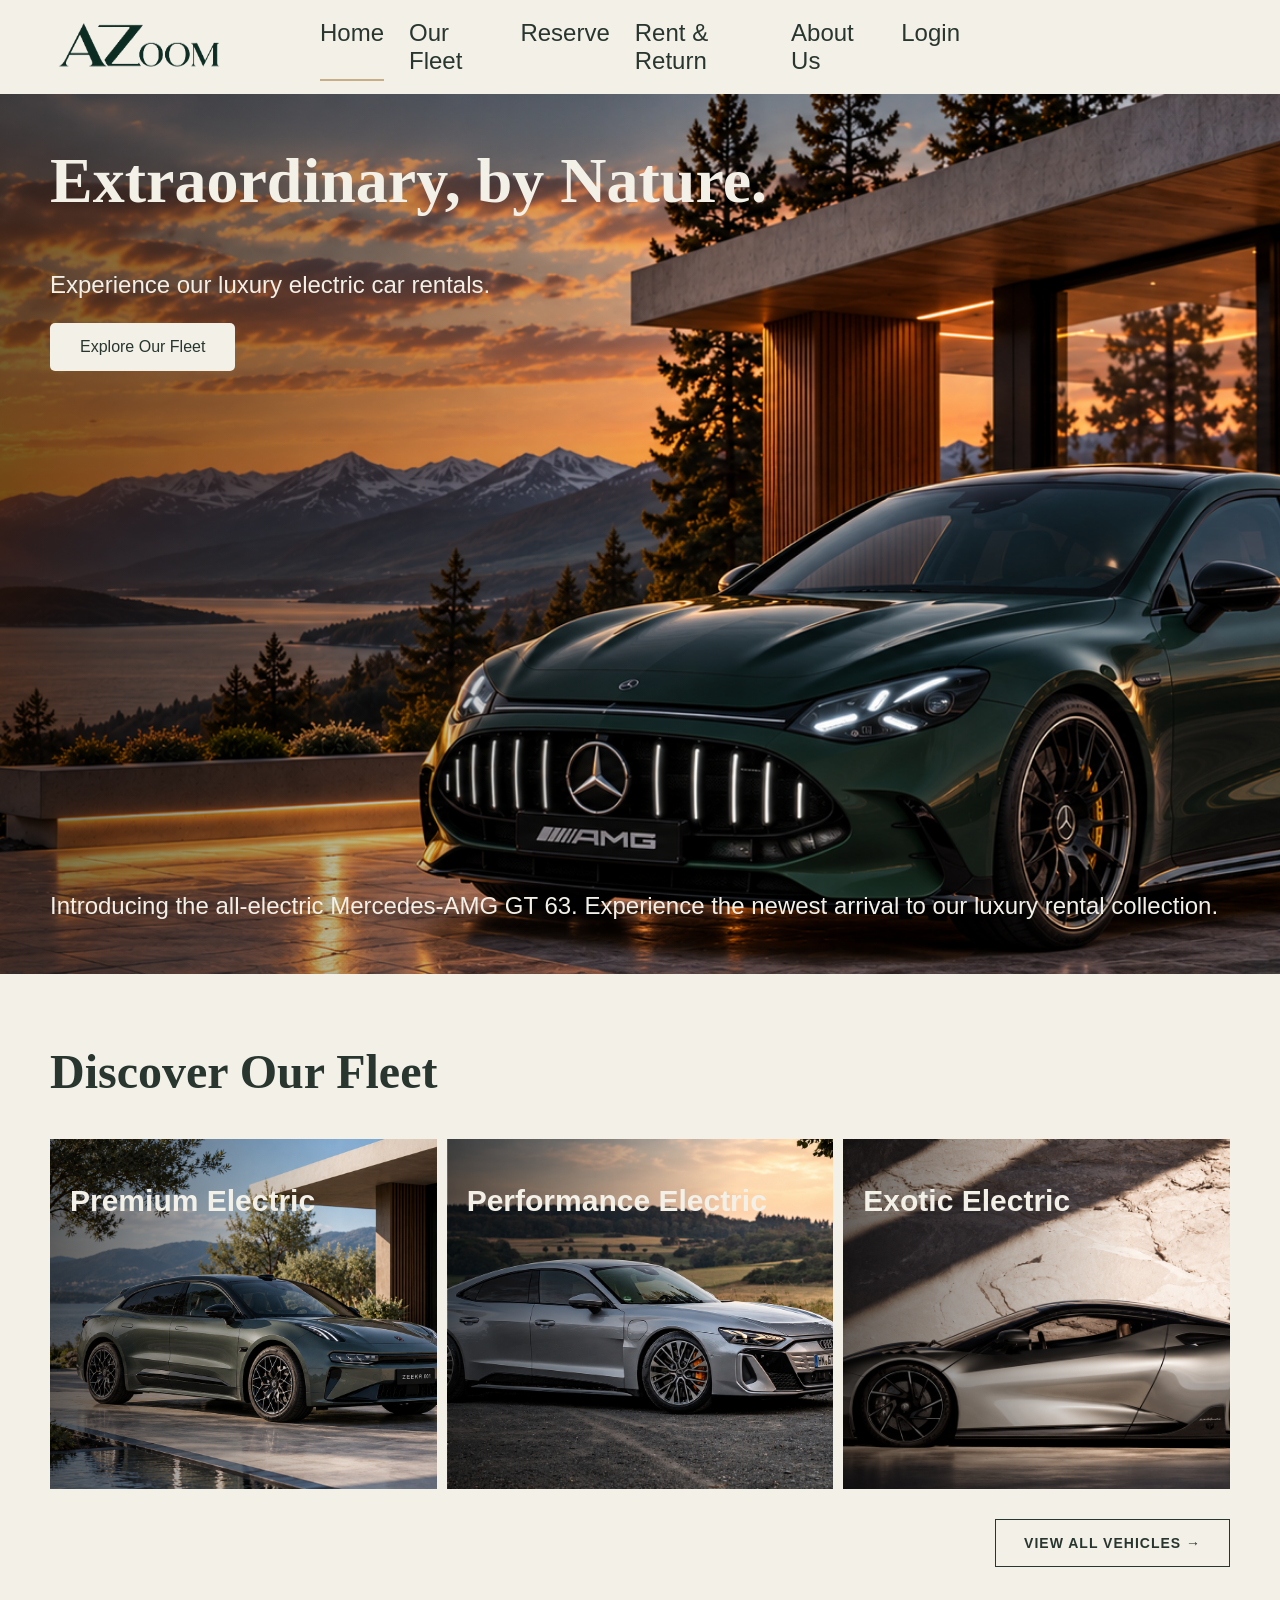
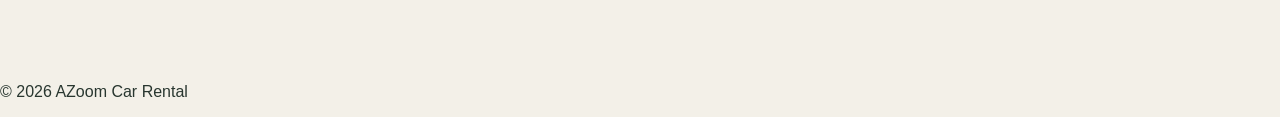
<file: index.html>
<!DOCTYPE html>
<html lang="en">

<head>
    <meta charset="UTF-8">
    <meta name="viewport"
          content="width=device-width, initial-scale=1.0">

    <title>AZoom Car Rental</title>

    <link rel="stylesheet" href="style.css">
    <script src="jscript.js" defer></script>
</head>



<body>

    <header>
        <a href="index.html">
            <img src="Images/azoom-logo.png" alt="AZoom Car Rental" class="logo">
        </a>

        <nav>
            <a href="index.html" class="active">Home</a>
            <a href="fleet.html">Our Fleet</a>
            <a href="reserve.html">Reserve</a>
            <a href="rent-return.html">Rent & Return</a>
            <a href="about.html">About Us</a>
            <a href="#" id="login-link">Login</a>
            <a href="#" id="logout-link">Logout</a>
            

        </nav>
    </header>

    <main>

        <section class="hero">
            <h1>Extraordinary, by Nature.</h1>
            <p>Experience our luxury electric car rentals.</p>
            <p class="hero-announcement">
            Introducing the all-electric Mercedes-AMG GT 63.
            Experience the newest arrival to our luxury rental collection.
            </p>
            

            <a href="fleet.html">Explore Our Fleet</a>
        </section>

        <section class="fleet">
            <h2>Discover Our Fleet</h2>
        

            <div class="fleet-cards">
                <article class="car-card premium-card">
                    <h3>Premium Electric</h3>
                </article>
                <article class="car-card performance-card">
                    <h3>Performance Electric</h3>
                </article>
                <article class="car-card exotic-card">
                    <h3>Exotic Electric</h3>
                </article>
            </div>
            <div class="fleet-bottom">

                <p>
                    
                </p>

                <a href="fleet.html" class="fleet-view-btn">
                    VIEW ALL VEHICLES &rarr;
                </a>

            </div>
        </section>

    </main>

    

    <footer>
        <p>&copy; 2026 AZoom Car Rental</p>
    </footer>

    <div id="login-modal">

    <div class="login-box">
        <button type="button" id="close-login">&times;</button>
        <h2>Welcome back zoomer! </h2>
        <p>Please sign in to your AZoom account.</p>

        <form id="login-form">
            <input type="email" placeholder="Email Address" required>
            <input type="password" placeholder="Password" required>

            <button type="submit">Login</button>
            
        </form>
    </div>

</div>
</body>


</html>
</file>
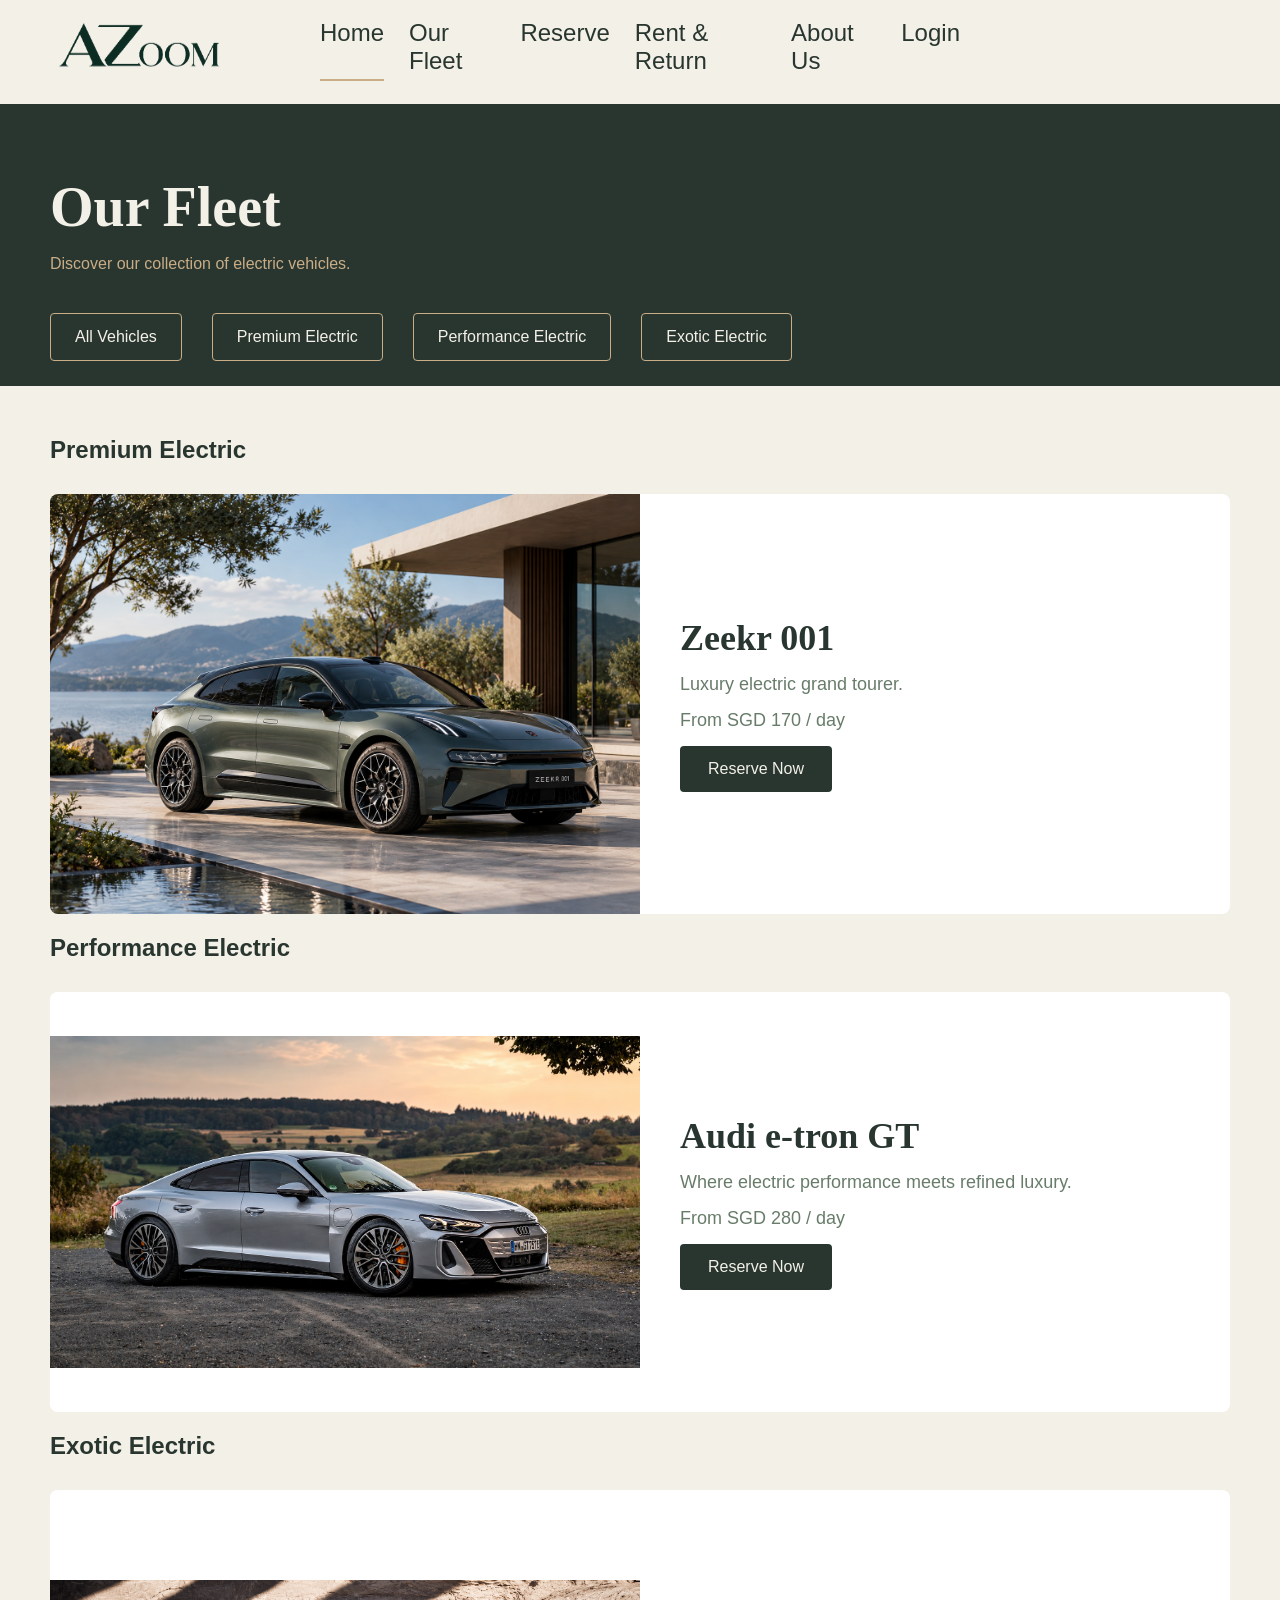
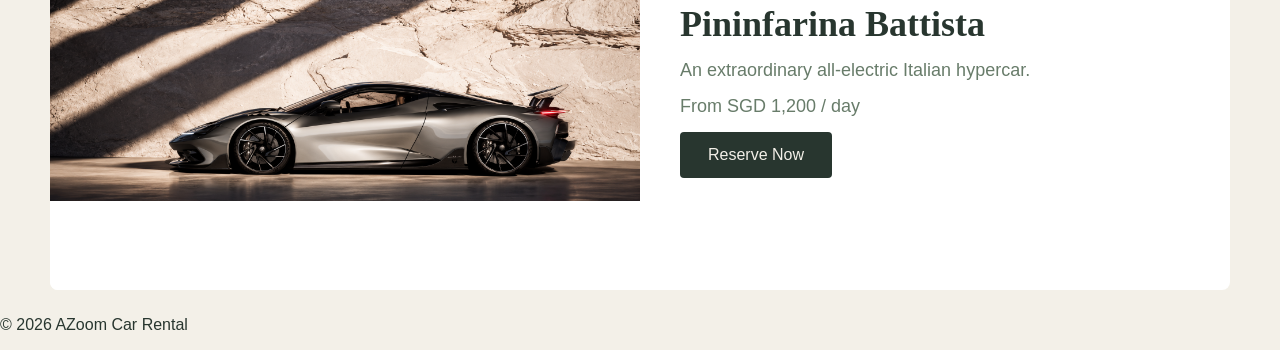
<file: fleet.html>
<!DOCTYPE html>
<html lang="en">

<head>
    <meta charset="UTF-8">
    <meta name="viewport"
          content="width=device-width, initial-scale=1.0">

    <title>AZoom Car Rental</title>

    <link rel="stylesheet" href="style.css">
    <script src="jscript.js" defer></script>
</head>



<body>

    <header>
        <a href="index.html">
            <img src="Images/azoom-logo.png" alt="AZoom Car Rental" class="logo">
        </a>

        <nav>
            <a href="index.html" class="active">Home</a>
            <a href="fleet.html">Our Fleet</a>  
            <a href="reserve.html">Reserve</a>
            <a href="rent-return.html">Rent & Return</a>
            <a href="about.html">About Us</a>
            <a href="#" id="login-link">Login</a>
            <a href="#" id="logout-link">Logout</a>
            

        </nav>
    </header>

    <main>

    <section class="fleet-page">

        <div class="fleet-intro">
            <h1>Our Fleet</h1>
            <p>Discover our collection of electric vehicles.</p>
            <nav class="fleet-nav">
            <a href="#all">All Vehicles</a>
            <a href="#premium">Premium Electric</a>
            <a href="#performance">Performance Electric</a>
            <a href="#exotic">Exotic Electric</a>
            </nav>
        </div>

        <section id="premium" class="fleet-category active">

            <h2>Premium Electric</h2>
            <article class="vehicle-card">
                <div class="vehicle-image">
                    <img src="Images/zeekr-001.png" alt="Zeekr 001">
                </div>
                <div class="vehicle-info">
                    <h3>Zeekr 001</h3>
                    <p>Luxury electric grand tourer.</p>
                    <p>From SGD 170 / day</p>

                    <a href="reserve.html">Reserve Now</a>
                </div>
            </article>
        </section>
        
        <section id="performance" class="fleet-category active">
    <h2>Performance Electric</h2>

    <article class="vehicle-card">

        <div class="vehicle-image">
            <img src="Images/Audi e-tron GT at Sunset.png" alt="Audi e-tron GT">
        </div>

        <div class="vehicle-info">
            <h3>Audi e-tron GT</h3>
            <p>Where electric performance meets refined luxury.</p>
            <p>From SGD 280 / day</p>
            <a href="reserve.html">Reserve Now</a>
        </div>

    </article>

    </section>

        <section id="exotic" class="fleet-category active">
            <h2>Exotic Electric</h2>

            <article class="vehicle-card">

                <div class="vehicle-image battista-image">
                    <img src="Images/pininfarina battista.png" alt="Pininfarina Battista">
                </div>
                

                <div class="vehicle-info">
                    <h3>Pininfarina Battista</h3>
                    <p>An extraordinary all-electric Italian hypercar.</p>
                    <p>From SGD 1,200 / day</p>

                    <a href="reserve.html">Reserve Now</a>
                </div>

            </article>

    </section>

    </section>

    </main>

    

    <footer>
        <p>&copy; 2026 AZoom Car Rental</p>
    </footer>

    <div id="login-modal">

    <div class="login-box">
        <button type="button" id="close-login">&times;</button>
        <h2>Welcome back zoomer </h2>
        <p>Please sign in to your AZoom account.</p>

        <form id="login-form">
            <input type="email" placeholder="Email Address" required>
            <input type="password" placeholder="Password" required>

            <button type="submit">Login</button>
            
        </form>
    </div>

</div>
</body>


</html>
</file>
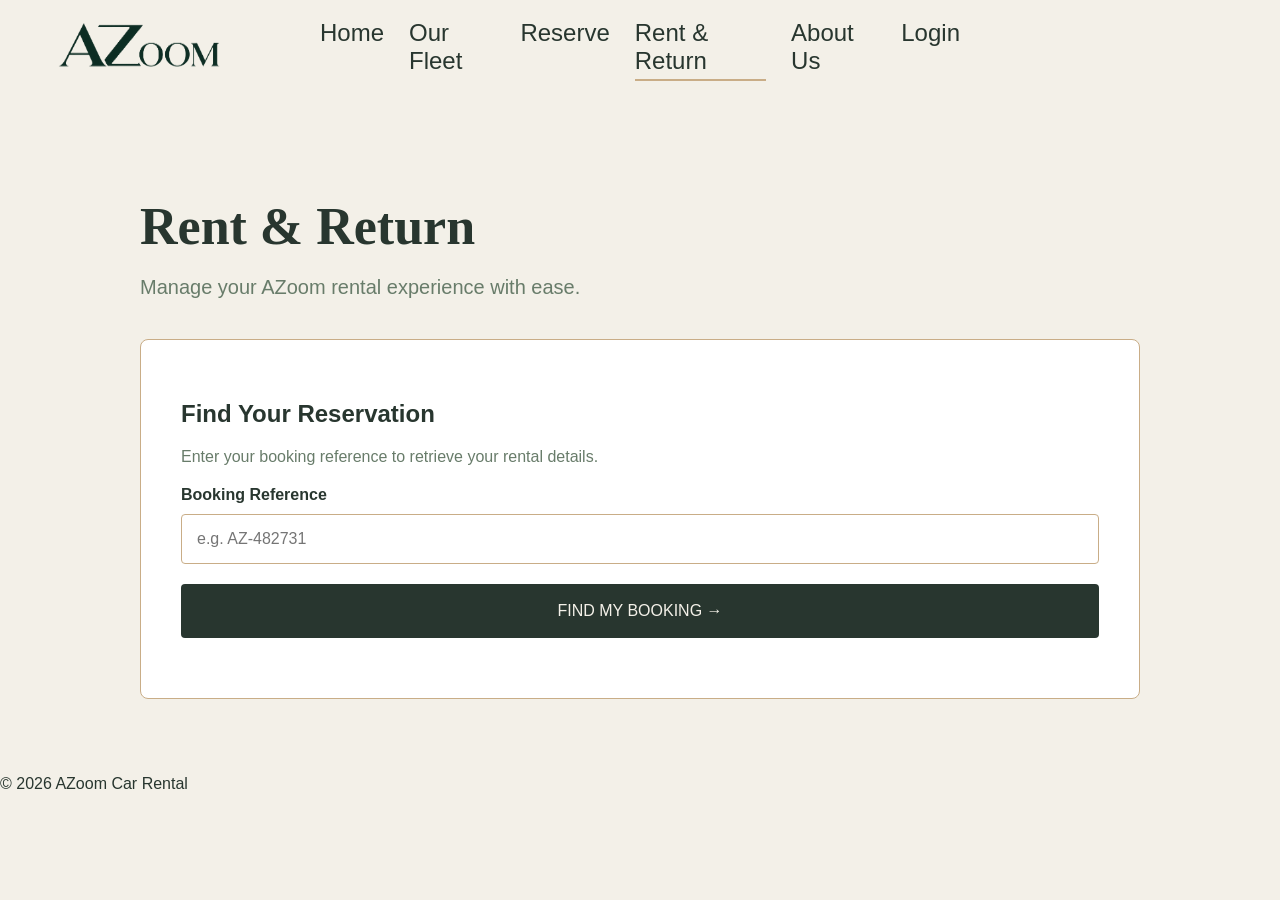
<file: rent-return.html>
<!DOCTYPE html>
<html lang="en">

<head>
    <meta charset="UTF-8">
    <meta name="viewport" content="width=device-width, initial-scale=1.0">

    <title>Rent & Return | AZoom Car Rental</title>

    <link rel="stylesheet" href="style.css">
    <script src="jscript.js" defer></script>
</head>


    <div id="login-modal">

        <div class="login-box">
            <button type="button" id="close-login">&times;</button>
            <h2>Welcome back zoomer! </h2>
            <p>Please sign in to your AZoom account.</p>

            <form id="login-form">
                <input type="email" placeholder="Email Address" required>
                <input type="password" placeholder="Password" required>

                <button type="submit">Login</button>
                
            </form>
        </div>

    </div>
<body>

    <header>
        <a href="index.html">
            <img src="Images/azoom-logo.png" alt="AZoom Car Rental" class="logo">
        </a>

        <nav>
            <a href="index.html">Home</a>
            <a href="fleet.html">Our Fleet</a>
            <a href="reserve.html">Reserve</a>
            <a href="rent-return.html" class="active">Rent & Return</a>
            <a href="about.html">About Us</a>
            <a href="#" id="login-link">Login</a>
            <a href="#" id="logout-link">Logout</a>
        </nav>
    </header>

    <main>
        <section class="return-page">

            <h1>Rent & Return</h1>
            <p>Manage your AZoom rental experience with ease.</p>

            <div class="return-container">

                <h2>Find Your Reservation</h2>

                <p>Enter your booking reference to retrieve your rental details.</p>

                <form id="find-booking-form">

                    <div class="form-group">
                        <label for="booking-input">Booking Reference</label>

                        <input
                            type="text"
                            id="booking-input"
                            placeholder="e.g. AZ-482731"
                            required>
                    </div>

                    <button type="submit" class="reserve-btn">
                        FIND MY BOOKING →
                    </button>

                </form>

                <p id="booking-error" role="alert"></p>

                <!-- Hidden until a matching booking is found -->

                <div id="return-details" style="display: none;">

                    <h2>Your Rental Details</h2>

                    <p>Vehicle:
                        <span id="return-vehicle"></span>
                    </p>

                    <p>Pickup Date:
                        <span id="return-pickup"></span>
                    </p>

                    <p>Return Date:
                        <span id="return-date"></span>
                    </p>

                    <h2>Vehicle Return Checklist</h2>

                    <form id="return-form">

                        <label>
                            <input type="checkbox" required>
                            Vehicle is clean
                        </label>

                        <label>
                            <input type="checkbox" required>
                            Personal belongings removed
                        </label>

                        <label>
                            <input type="checkbox" required>
                            Charging cable returned
                        </label>

                        <label>
                            <input type="checkbox" required>
                            Vehicle keys returned
                        </label>

                        <button type="submit" class="reserve-btn">
                            CONFIRM VEHICLE RETURN →
                        </button>

                    </form>

                </div>

                <div id="return-success" style="display: none;" role="status">
                    <h2>✓ Vehicle Successfully Returned</h2>
                    <p>Your vehicle return has been recorded</p>
                </div>

            </div>

        </section>
    </main>

    <footer>
        <p>&copy; 2026 AZoom Car Rental</p>
    </footer>

</body>
</html>
</file>
<file: style.css>
:root {
    --ivory: #F3F0E8;
    --forest: #28362F;
    --oak: #C9AD87;
    --sage: #687C6A;
    --white: #FFFFFF;
}

header {
    display: flex;
    justify-content: space-between;
    align-items: center;
    position: relative;
    padding: 5px 50px;
    background-color: var(--ivory);
}

header nav {
    position: absolute;
    left: 50%;
    transform: translateX(-50%);
}

.logo {
    width: 180px;
    height: 80px;
}

body {
    margin: 0;
    background-color: var(--ivory);
    color: var(--forest);
    font-family: Arial, sans-serif;
}

nav {
    display: flex;
    gap: 25px;
}

nav a {
    color: var(--forest);
    text-decoration: none;
    font-size: 24px;
    position: relative;
}

/* Underline animation */
nav a::after {
    content: "";
    position: absolute;
    bottom: -6px;
    left: 0;

    width: 0;
    height: 2px;

    background-color: var(--oak);
    transition: width 0.3s ease;
}


nav a:hover {
    color: var(--sage);
}

nav a:hover::after {
    width: 100%;
}

/* page underline */
nav a.active::after {
    width: 100%;
}



.hero h1 {
    font-size: 64px;
    font-family: Georgia, serif;
    margin-top: 0;
}

.hero {
    background-image:
    linear-gradient(to right, rgba(0, 0, 0, 0.55), transparent 55%),
    url("Images/Emerald AMG at Sunset Fjord.png");
    min-height: 680px;
    background-size: cover;
    padding: 50px 50px 150px;
    background-position: 50% center;
    color: var(--ivory);
}

.hero a {
    display: inline-block;
    background-color: var(--ivory);
    color: var(--forest);
    text-decoration: none;
    padding: 15px 30px;
    border-radius: 5px;
}

.hero a:hover {
    background-color: var(--oak);
}

.hero p {
    font-size: 24px;
}

.fleet {
    padding: 30px 50px 70px;
}

.fleet h2 {
    font-size: 48px;
    font-family: Georgia, serif;
}

.fleet-cards {
    display: flex;
    gap: 10px;
}

.car-card img {
    width: 100%;
    height: 100%;
    object-fit: cover;
    object-position: center bottom;
}

.car-card {
    width: 33.33%;
    height: 350px;
    overflow: hidden;
    position: relative;
}

.premium-card {
    background-image:
        linear-gradient(to right, rgba(0, 0, 0, 0.6), transparent 75%),
        url("Images/zeekr-001.png");
    background-size: cover;
    background-position: center;
}

.performance-card{
    background-image:
        linear-gradient(to right, rgba(0, 0, 0, 0.6), transparent 75%),
        url("Images/Audi e-tron GT at Sunset.png");
    background-size: cover;
    background-position: center;
}

.exotic-card {
    background-image:
        linear-gradient(to right, rgba(0, 0, 0, 0.6), transparent 75%),
        url("Images/pininfarina battista.png");
    background-size: cover;
    background-position: center;
}

.hero {
    position: relative;
}

.hero-announcement {
    position: absolute;
    bottom: 30px;
    left: 50px;
}


.car-card h3 {
    position: absolute;
    top: 15px;
    left: 20px;
    color: var(--ivory);
    font-size: 30px;
    z-index: 1;
}

/* Zeekr 001 */
#premium .vehicle-image {
    height: 420px;
}

#premium .vehicle-image img {
    width: 100%;
    height: 100%;
    object-fit: cover;
    object-position: center 65%;
}

/* Audi e-tron GT */
#performance .vehicle-image {
    height: 420px;
}

#performance .vehicle-image img {
    object-fit: cover;
    object-position: center bottom;
}

#login-modal {
    display: none;
    position: fixed;
    inset: 0;
    background-color: rgba(0, 0, 0, 0.6);
    z-index: 1000;

    justify-content: center;
    align-items: center;
}

.login-box {
    background-color: var(--ivory);
    color: var(--forest);

    padding: 45px;
    width: 400px;
    max-width: 90%;

    border-radius: 8px;
    position: relative;

    box-shadow: 0 20px 60px rgba(0, 0, 0, 0.3);
}

#logout-link {
    display: none;
}

#close-login {
    position: absolute;
    top: 15px;
    right: 20px;

    background: none;
    border: none;

    font-size: 28px;
    color: var(--forest);
    cursor: pointer;
}

#close-login:hover {
    color: var(--sage);
}

#login-form {
    display: flex;
    flex-direction: column;
    gap: 15px;
}

#login-form input {
    padding: 12px;
    font-size: 16px;

    color: var(--forest);
    background-color: var(--white);

    border: 1px solid var(--oak);
    border-radius: 4px;
}

#login-form input::placeholder {
    color: var(--sage);
}

#login-form button {
    padding: 12px;

    background-color: var(--forest);
    color: var(--white);

    border: none;
    border-radius: 4px;

    font-size: 16px;
    font-weight: bold;

    cursor: pointer;
    transition: background-color 0.3s ease;
}

#login-form button:hover {
    background-color: var(--sage);
}


.fleet-page {
    padding: 10px 50px;
}

.fleet-page h1 {
    font-family: Georgia, serif;
    font-size: 56px;
    margin-bottom: 10px;
}

.fleet-page > p {
    font-size: 20px;
    color: var(--sage);
}


.fleet-bottom {
    display: flex;
    justify-content: space-between;
    align-items: center;
    padding: 30px 0;
}

.fleet-bottom p {
    max-width: 500px;
    font-size: 16px;
    line-height: 1.6;
    color: var(--sage);
    margin: 0;
}

.fleet-view-btn {
    display: inline-block;
    padding: 15px 28px;
    border: 1px solid var(--forest);
    color: var(--forest);
    text-decoration: none;
    font-size: 14px;
    font-weight: bold;
    letter-spacing: 1px;
    white-space: nowrap;
    transition: 0.3s ease;
}

.fleet-view-btn:hover {
    background-color: var(--forest);
    color: var(--ivory);
}

.fleet-nav {
    display: flex;
    gap: 30px;
    margin-top: 40px;
    margin-bottom: 60px;
    border-bottom: 1px solid var(--oak);
    padding-bottom: 20px;
}

.fleet-nav a {
    font-size: 16px;
    color: var(--forest);
    text-decoration: none;

    padding: 14px 24px;
    border: 1px solid var(--oak);
    border-radius: 4px;

    transition: 0.2s;
}

.fleet-nav a:hover {
    background-color: var(--forest);
    color: var(--ivory);
    border-color: var(--forest);
}

.vehicle-card {
    display: flex;
    background-color: var(--white);
    border-radius: 8px;
    overflow: hidden;
    margin-top: 30px;
}

.vehicle-image {
    width: 50%;
    height: 500px;
    background-color: var(--white);
    flex-shrink: 0;
    display: flex;
    justify-content: center;
    align-items: center;
}

.vehicle-image img {
    width: 100%;
    height: auto;
    display: block;
}


.vehicle-info {
    width: 50%;
    padding: 40px;
    display: flex;
    flex-direction: column;
    justify-content: center;
    box-sizing: border-box;
    gap: 15px;
}

.vehicle-info h3 {
    font-family: Georgia, serif;
    font-size: 36px;
    color: var(--forest);
    margin: 0;
}

.vehicle-info p {
    font-size: 18px;
    color: var(--sage);
    margin: 0;
}

.vehicle-info a {
    display: inline-block;
    align-self: flex-start;
    background-color: var(--forest);
    color: var(--ivory);
    text-decoration: none;
    padding: 14px 28px;
    border-radius: 4px;
}

.vehicle-info a:hover {
    background-color: var(--sage);
}


.fleet-intro {
    background-color: var(--forest);
    color: var(--ivory);
    padding: 25px 50px;
    border-radius: 0;
    margin-bottom: 50px;

    margin-left: -50px;
    margin-right: -50px;
}

.fleet-intro > p {
    color: var(--oak);
}

.fleet-intro .fleet-nav {
    border-bottom: none;
    margin-bottom: 0;
    padding-bottom: 0;
}

.fleet-intro .fleet-nav a {
    color: var(--ivory);
    border-color: var(--oak);
}

.fleet-intro .fleet-nav a:hover {
    background-color: var(--oak);
    color: var(--forest);
}

.battista-image {
    height: 400px;
}

.fleet-category {
    display: none;
}

.fleet-category.active {
    display: block;
}

/* Reservation Page */

.reserve-page {
    padding: 60px 50px;
    max-width: 1100px;
    margin: 0 auto;
}

.reserve-page h1 {
    font-family: Georgia, serif;
    font-size: 56px;
    color: var(--forest);
    margin-bottom: 10px;
}

.reserve-page > p {
    font-size: 20px;
    color: var(--sage);
    margin-bottom: 40px;
}

/* Reservation Form */

#reservation-form {
    display: grid;
    grid-template-columns: 1fr 1fr;
    gap: 30px;
}

.form-group {
    display: flex;
    flex-direction: column;
    gap: 10px;
}

.form-group label {
    font-size: 16px;
    font-weight: bold;
    color: var(--forest);
}

.form-group input,
.form-group select {
    padding: 15px;
    font-size: 16px;
    border: 1px solid var(--oak);
    border-radius: 4px;
    background-color: var(--white);
    color: var(--forest);
}

/* Reservation Button */

.reserve-btn {
    grid-column: 1 / -1;
    background-color: var(--forest);
    color: var(--ivory);
    padding: 18px;
    border: none;
    border-radius: 4px;
    font-size: 16px;
    cursor: pointer;
    transition: 0.3s;
}

.reserve-btn:hover {
    background-color: var(--sage);
}

.vehicle-preview {
    display: none;
    grid-column: 1 / -1;
    text-align: center;
}

.vehicle-preview img {
    width: 100%;
    max-width: 600px;
    height: 300px;
    object-fit: cover;
    border-radius: 8px;
}

.success-message {
    position: fixed;
    top: 100px;
    right: 30px;
    background-color: var(--forest);
    color: var(--ivory);
    padding: 18px 28px;
    border-left: 4px solid var(--oak);
    border-radius: 6px;
    font-size: 16px;
    box-shadow: 0 5px 20px rgba(0, 0, 0, 0.2);
    z-index: 9999;
}


.payment-page {
    max-width: 1100px;
    margin: 0 auto;
    padding: 60px 50px;
}

.payment-page h1 {
    font-family: Georgia, serif;
    font-size: 50px;
    color: var(--forest);
    margin-bottom: 10px;
}

.payment-page > p {
    font-size: 20px;
    color: var(--sage);
    margin-bottom: 40px;
}

.payment-container {
    display: grid;
    grid-template-columns: 1fr 1fr;
    gap: 40px;
    align-items: start;
}

.booking-summary,
#payment-form {
    background-color: var(--white);
    padding: 30px;
    border: 1px solid var(--oak);
    border-radius: 8px;
}

.booking-summary h2,
#payment-form h2 {
    color: var(--forest);
    margin-bottom: 25px;
}

.booking-summary p {
    margin-bottom: 18px;
    color: var(--forest);
}

#payment-form {
    display: flex;
    flex-direction: column;
    gap: 20px;
}

#payment-form .reserve-btn {
    width: 100%;
}

.demo-payment-note {
    font-size: 13px;
    color: var(--sage);
}

@media (max-width: 768px) {
    .payment-container {
        grid-template-columns: 1fr;
    }

    .payment-page {
        padding: 40px 20px;
    }
}

/* Booking Confirmation Page */

.confirmation-page {
    display: flex;
    justify-content: center;
    align-items: center;
    min-height: 75vh;
    padding: 60px 20px;
}

.confirmation-box {
    background-color: var(--white);
    border: 1px solid var(--oak);
    border-radius: 10px;
    padding: 50px;
    max-width: 650px;
    width: 100%;
    text-align: center;
}

.confirmation-icon {
    background-color: var(--forest);
    color: var(--ivory);
    width: 70px;
    height: 70px;
    border-radius: 50%;
    display: flex;
    justify-content: center;
    align-items: center;
    font-size: 35px;
    margin: 0 auto 25px;
}

.confirmation-box h1 {
    font-family: Georgia, serif;
    font-size: 42px;
    color: var(--forest);
    margin-bottom: 20px;
}

.confirmation-box h2 {
    color: var(--forest);
    margin: 30px 0 20px;
}

.confirmation-box p {
    color: var(--sage);
    margin-bottom: 12px;
}

.confirmation-btn {
    display: inline-block;
    margin-top: 30px;
    padding: 15px 30px;
    background-color: var(--forest);
    color: var(--ivory);
    text-decoration: none;
    border-radius: 5px;
}

.confirmation-btn:hover {
    background-color: var(--sage);
}

/*rent &return */


/* Rent & Return Page */

.return-page {
    max-width: 1000px;
    margin: 0 auto;
    padding: 60px 50px;
}

.return-page h1 {
    font-family: Georgia, serif;
    font-size: 52px;
    color: var(--forest);
    margin-bottom: 10px;
}

.return-page > p {
    font-size: 20px;
    color: var(--sage);
    margin-bottom: 40px;
}

.return-container {
    background-color: var(--white);
    border: 1px solid var(--oak);
    border-radius: 8px;
    padding: 40px;
}

.return-container h2 {
    color: var(--forest);
    margin-bottom: 20px;
}

.return-container p {
    color: var(--sage);
    margin-bottom: 20px;
}

#find-booking-form {
    display: flex;
    flex-direction: column;
    gap: 20px;
}

#return-details {
    margin-top: 40px;
    border-top: 1px solid var(--oak);
    padding-top: 30px;
}

#return-form {
    display: flex;
    flex-direction: column;
    gap: 20px;
}

#return-form label {
    color: var(--forest);
    font-size: 16px;
}

#return-form input {
    margin-right: 10px;
    accent-color: var(--forest);
}

#booking-error {
    color: #b42318;
    margin-top: 15px;
}

#return-success {
    margin-top: 30px;
    padding: 25px;
    background-color: var(--ivory);
    border-left: 4px solid var(--sage);
}

@media (max-width: 768px) {
    .return-page {
        padding: 40px 20px;
    }

    .return-container {
        padding: 25px;
    }
}

/* Rental Price */

.rental-price {
    grid-column: 1 / -1;
    background-color: var(--white);
    border: 1px solid var(--oak);
    border-radius: 8px;
    padding: 25px;
}

.rental-price h2 {
    color: var(--forest);
    margin-bottom: 15px;
}

.rental-price p {
    color: var(--sage);
    margin-bottom: 10px;
}

.rental-price h3 {
    color: var(--forest);
    font-size: 24px;
    margin-top: 15px;
}

/* Payment Page Price Summary */

.payment-price {
    margin-top: 25px;
    padding-top: 20px;
    border-top: 1px solid var(--oak);
}

.payment-price h3 {
    color: var(--forest);
    margin-bottom: 15px;
}

.payment-price p {
    color: var(--sage);
    margin-bottom: 12px;
}

.payment-price h2 {
    color: var(--forest);
    font-size: 26px;
    margin-top: 20px;
}

/* Confirmation Page Rental Price */

.confirmation-price {
    margin-top: 25px;
    padding-top: 20px;
    border-top: 1px solid var(--oak);
}

.confirmation-price h2 {
    color: var(--forest);
    font-size: 22px;
    margin-bottom: 15px;
}

.confirmation-price h3 {
    color: var(--forest);
    font-size: 32px;
    font-weight: bold;
}


/* Return Success Notification */

.return-notification {
    position: fixed;
    top: 25px;
    right: 25px;
    background-color: var(--forest);
    color: var(--ivory);
    padding: 18px 25px;
    border-left: 5px solid var(--oak);
    border-radius: 10px;
    box-shadow: 0 8px 25px rgba(0, 0, 0, 0.2);
    font-size: 16px;
    font-weight: 500;
    z-index: 9999;
    animation: slideIn 0.4s ease;
}

@keyframes slideIn {
    from {
        opacity: 0;
        transform: translateX(50px);
    }

    to {
        opacity: 1;
        transform: translateX(0);
    }
}




.error-notification {
    position: fixed;
    top: 25px;
    right: 25px;

    background-color: #28362F;
    color: #F3F0E8;

    padding: 18px 25px;
    border-left: 5px solid #C76B60;
    border-radius: 10px;

    box-shadow: 0 8px 25px rgba(0, 0, 0, 0.2);

    font-size: 16px;
    font-weight: 500;

    z-index: 9999;
    animation: slideIn 0.4s ease;
}


/* =========================
   ABOUT US PAGE
========================= */

/* Hero Section */

.about-hero {
    min-height: 600px;
    background: linear-gradient(
        rgba(20, 30, 25, 0.65),
        rgba(20, 30, 25, 0.65)
    ), url("images/zeekr-001.png");

    background-size: cover;
    background-position: center 70%;
    display: flex;
    align-items: center;
    justify-content: center;
    text-align: center;
    padding: 60px 20px;
}

.about-hero-content {
    color: var(--ivory);
}

.about-hero-content p {
    color: var(--oak);
    letter-spacing: 4px;
    margin-bottom: 15px;
}

.about-hero-content h1 {
    font-size: clamp(36px, 5vw, 64px);
    letter-spacing: 3px;
    margin-bottom: 15px;
}

.about-hero-content h2 {
    font-size: 20px;
    font-weight: 400;
}

/* Who We Are */

.about-intro {
    max-width: 900px;
    margin: 0 auto;
    padding: 90px 25px;
    text-align: center;
}

.about-intro h2 {
    font-size: 36px;
    color: var(--forest);
    margin-bottom: 25px;
}

.about-intro p {
    font-size: 17px;
    line-height: 1.9;
    margin-bottom: 20px;
}

/* Mission Section */

.about-mission {
    background-color: var(--forest);
    color: var(--ivory);
    padding: 90px 25px;
}

.mission-content {
    max-width: 850px;
    margin: 0 auto;
    text-align: center;
}

.mission-content h2 {
    font-size: 36px;
    color: var(--oak);
    margin-bottom: 25px;
}

.mission-content p {
    font-size: 17px;
    line-height: 1.9;
    margin-bottom: 20px;
}

/* Why Choose Us */

.about-features {
    padding: 90px 30px;
    text-align: center;
}

.about-features h2 {
    font-size: 36px;
    color: var(--forest);
    margin-bottom: 45px;
}

.about-feature-grid {
    display: grid;
    grid-template-columns: repeat(3, 1fr);
    gap: 25px;
    max-width: 1200px;
    margin: 0 auto;
}

.about-feature-card {
    background: white;
    border: 1px solid var(--oak);
    padding: 35px 25px;
    border-radius: 12px;
    transition: transform 0.3s ease;
}

.about-feature-card:hover {
    transform: translateY(-6px);
}

.about-feature-card h3 {
    color: var(--forest);
    margin-bottom: 15px;
}

.about-feature-card p {
    line-height: 1.7;
}

/* Contact / CTA */

.about-contact {
    background-color: var(--ivory);
    padding: 90px 25px;
    text-align: center;
}

.about-contact h2 {
    color: var(--forest);
    font-size: 36px;
    margin-bottom: 20px;
}

.about-contact p {
    margin-bottom: 35px;
    font-size: 17px;
}

.about-reserve-btn {
    display: inline-block;
    background-color: var(--forest);
    color: var(--ivory);
    padding: 16px 35px;
    text-decoration: none;
    border-radius: 6px;
    font-weight: bold;
    transition: background-color 0.3s ease;
}

.about-reserve-btn:hover {
    background-color: var(--sage);
}

/* Responsive Layout */

@media (max-width: 768px) {
    .about-feature-grid {
        grid-template-columns: 1fr;
    }

    .about-intro,
    .about-mission,
    .about-features,
    .about-contact {
        padding: 60px 20px;
    }
}
</file>
